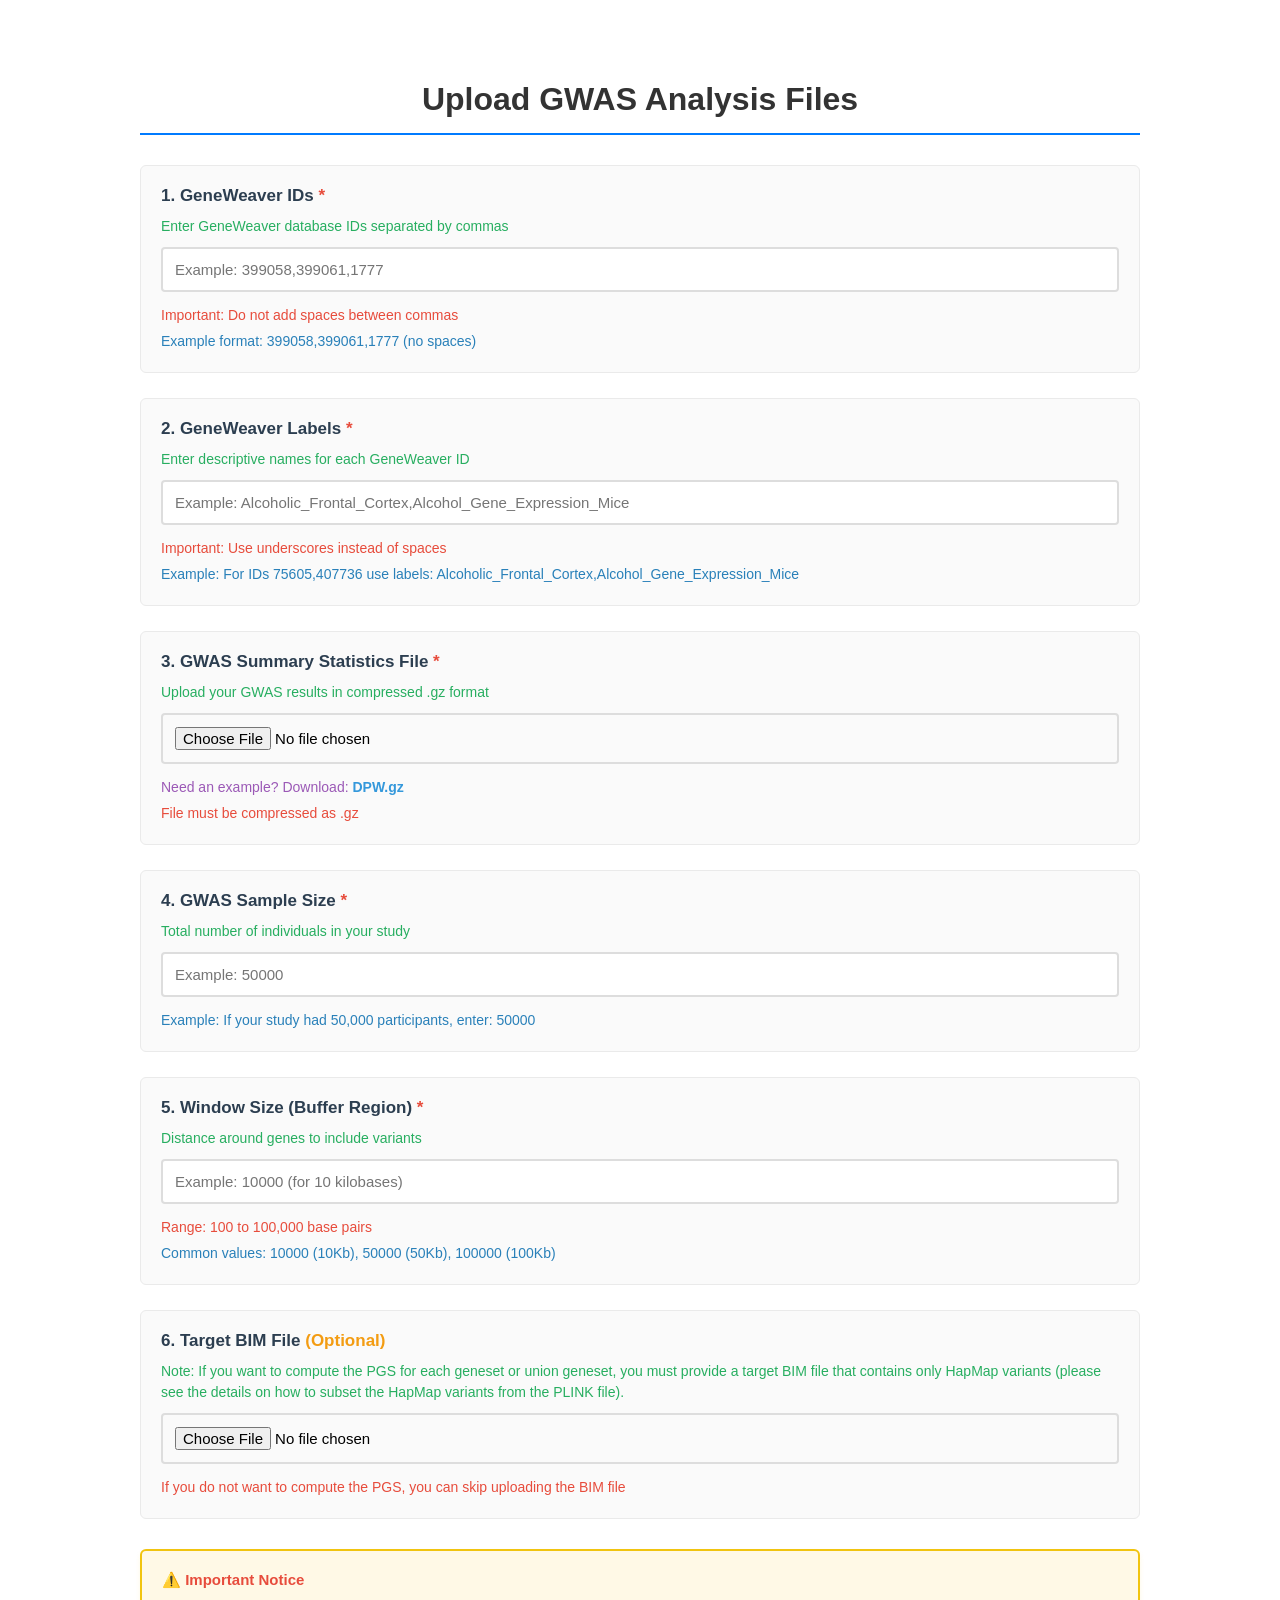
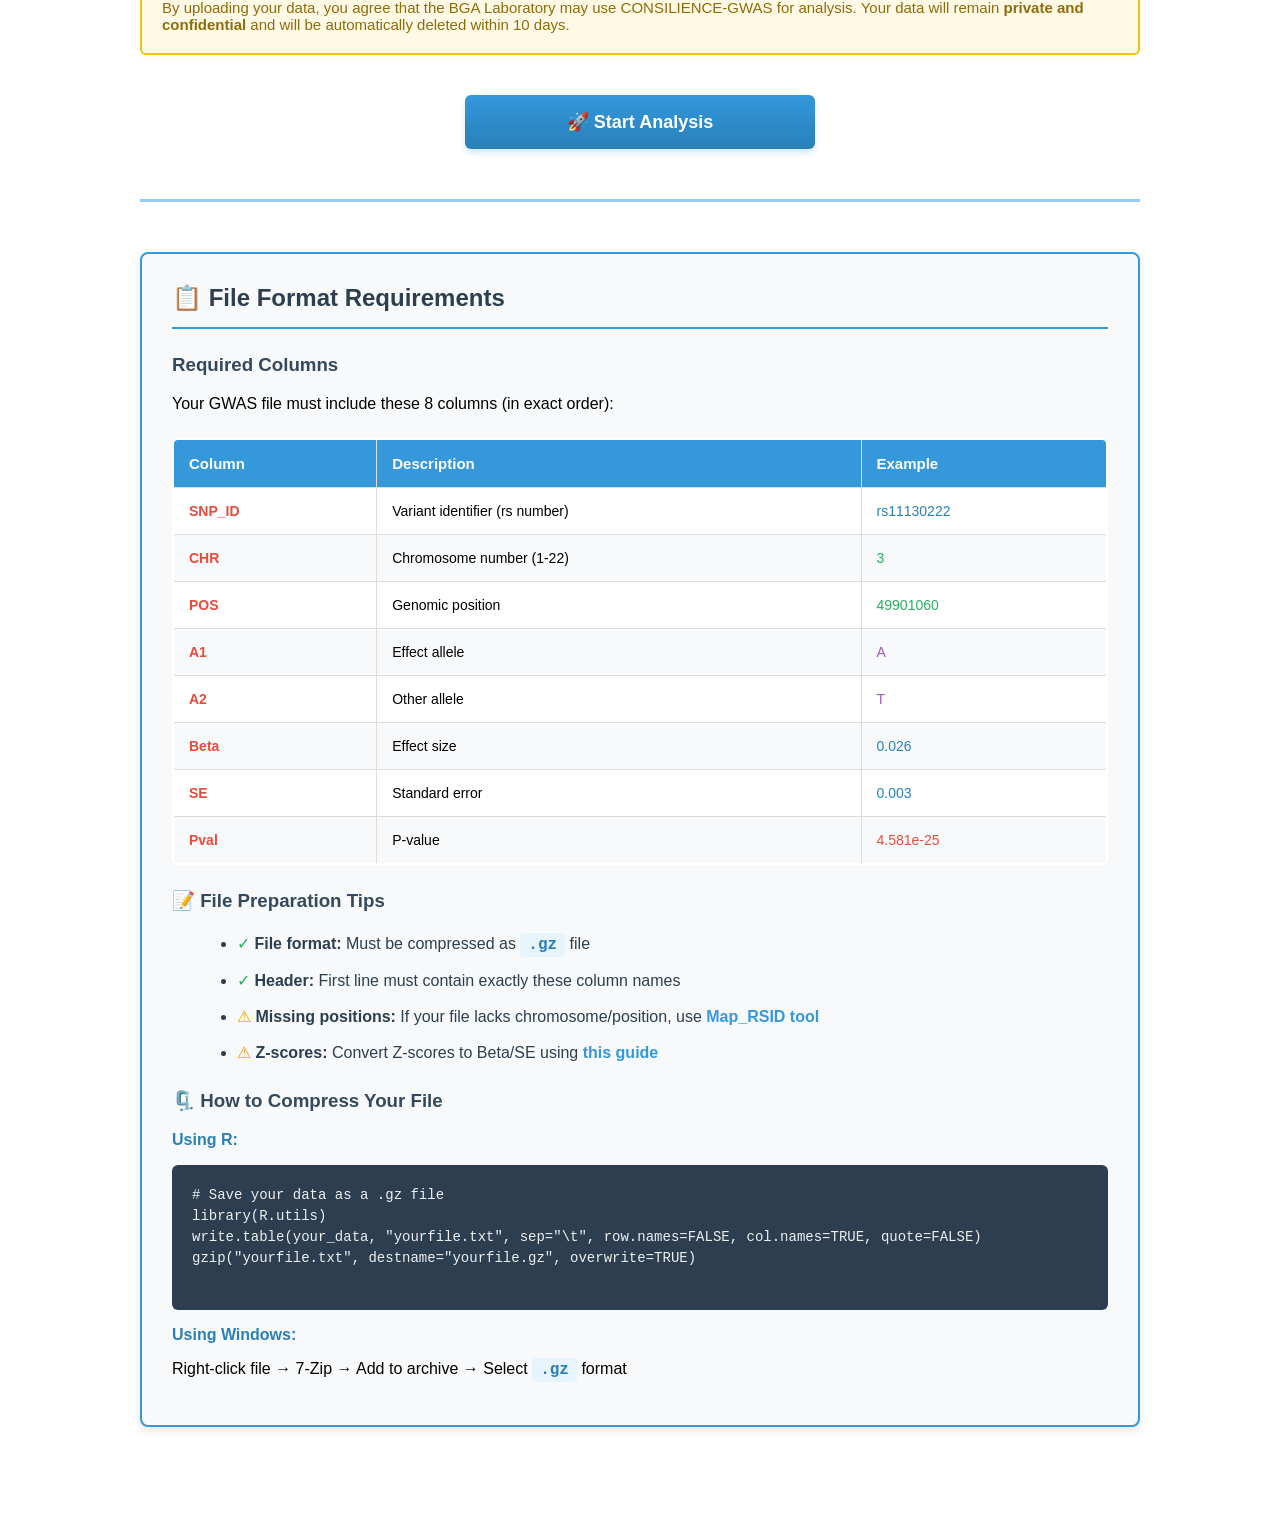
<file: web/Geneweaver_upload.html>
<!DOCTYPE html>
<html lang="en">
<head>
    <meta charset="UTF-8">
    <meta name="viewport" content="width=device-width, initial-scale=1.0">
    <title>Upload Files - Consilience</title>
    <style>
        body { 
            font-family: Arial, sans-serif; 
            max-width: 1000px; 
            margin: 40px auto; 
            padding: 20px;
            background-color: white;
        }
        h1 {
            text-align: center;
            color: #333;
            margin-bottom: 30px;
            border-bottom: 2px solid #007bff;
            padding-bottom: 15px;
        }
        .form-group { 
            margin-bottom: 25px; 
            padding: 20px;
            border: 1px solid #eaeaea;
            border-radius: 6px;
            background: #fafafa;
        }
        label { 
            display: block; 
            margin-bottom: 10px; 
            font-weight: bold; 
            color: #2c3e50;
            font-size: 17px;
        }
        .label-help {
            font-size: 14px;
            margin-top: 5px;
            line-height: 1.5;
        }
        .label-example {
            color: #2980b9;  /* Blue for examples */
            font-weight: 500;
        }
        .label-important {
            color: #e74c3c;  /* Red for warnings/important notes */
            font-weight: 500;
        }
        .label-tip {
            color: #27ae60;  /* Green for tips/instructions */
        }
        .label-link {
            color: #9b59b6;  /* Purple for links */
            font-weight: 500;
        }
        input[type="text"], input[type="file"] { 
            width: 100%; 
            padding: 12px; 
            border: 2px solid #ddd;
            border-radius: 4px;
            box-sizing: border-box;
            font-size: 15px;
            margin-top: 10px;
            margin-bottom: 8px;
        }
        input[type="text"]:focus, input[type="file"]:focus {
            border-color: #3498db;
            outline: none;
            box-shadow: 0 0 0 3px rgba(52,152,219,0.2);
        }
        button { 
            background: linear-gradient(to bottom, #3498db, #2980b9); 
            color: white; 
            padding: 16px 45px; 
            border: none; 
            border-radius: 6px; 
            cursor: pointer;
            font-size: 18px;
            font-weight: bold;
            display: block;
            margin: 40px auto;
            width: 100%;
            max-width: 350px;
            transition: all 0.3s;
            box-shadow: 0 4px 6px rgba(52,152,219,0.2);
        }
        button:hover {
            background: linear-gradient(to bottom, #2980b9, #1c6ea4);
            transform: translateY(-2px);
            box-shadow: 0 6px 8px rgba(52,152,219,0.3);
        }
        .message { 
            padding: 20px; 
            margin: 25px 0; 
            border-radius: 6px; 
            border-left: 5px solid;
        }
		.success {
			background: #d4edda;
			border: 1px solid #c3e6cb;
		}

		.message.success code {
			background: rgba(39, 174, 96, 0.15);
			padding: 2px 6px;
			border-radius: 4px;
		}
        .loading { 
            background: #e8f4fc; 
            border-left-color: #3498db;
            color: #0c5460;
        }
        .error { 
            background: #fdeded; 
            border-left-color: #e74c3c;
            color: #721c24;
        }
        .disclaimer {
            background: #fff9e6;
            border: 2px solid #f1c40f;
            padding: 20px;
            border-radius: 6px;
            margin: 30px 0;
            font-size: 15px;
            color: #8e6c0a;
            box-shadow: 0 3px 5px rgba(241,196,15,0.1);
        }
        .info {
            background: #f8f9fa;
            padding: 30px;
            margin: 50px 0 30px 0;
            border-radius: 8px;
            border: 2px solid #3498db;
            box-shadow: 0 4px 8px rgba(0,0,0,0.1);
        }
        .info h2 {
            color: #2c3e50;
            margin-top: 0;
            padding-bottom: 15px;
            border-bottom: 2px solid #3498db;
        }
        .info h3 {
            color: #34495e;
            margin-top: 25px;
        }
        .info h4 {
            color: #2c3e50;
            margin-top: 20px;
            padding-left: 10px;
            border-left: 4px solid #3498db;
        }
        .info ul {
            margin-left: 25px;
            margin-bottom: 20px;
        }
        .info li {
            margin-bottom: 10px;
            line-height: 1.6;
            color: #2c3e50;
        }
        .info code {
            background-color: #e8f4fc;
            padding: 3px 8px;
            border-radius: 4px;
            font-family: 'Courier New', monospace;
            color: #2980b9;
            font-weight: bold;
        }
        .info pre {
            background-color: #2c3e50;
            color: #ecf0f1;
            padding: 20px;
            border: none;
            border-radius: 6px;
            overflow-x: auto;
            font-family: 'Courier New', monospace;
            font-size: 14px;
            margin: 15px 0;
            line-height: 1.5;
        }
        table {
            width: 100%;
            font-size: 14px;
            text-align: left;
            background-color: white;
            border-collapse: collapse;
            margin: 25px 0;
            border: 2px solid #3498db;
            border-radius: 6px;
            overflow: hidden;
        }
        th, td {
            padding: 15px;
            border: 1px solid #ddd;
        }
        th {
            background-color: #3498db;
            color: white;
            font-weight: bold;
            font-size: 15px;
        }
        tr:nth-child(even) {
            background-color: #f8f9fa;
        }
        tr:hover {
            background-color: #e8f4fc;
        }
        a {
            color: #3498db;
            text-decoration: none;
            font-weight: bold;
        }
        a:hover {
            text-decoration: underline;
            color: #2980b9;
        }
        .section-divider {
            border-top: 3px solid #3498db;
            margin: 50px 0;
            opacity: 0.5;
        }
        .required {
            color: #e74c3c;
        }
        .optional {
            color: #f39c12;
        }
    </style>
</head>
<body>
    <h1>Upload GWAS Analysis Files</h1>
    
    <form id="uploadForm" onsubmit="return submitForm();">
        <!-- GeneWeaver IDs -->
        <div class="form-group">
            <label for="geneweaver">1. GeneWeaver IDs <span class="required">*</span></label>
            <div class="label-help label-tip">Enter GeneWeaver database IDs separated by commas</div>
            <input type="text" id="geneweaver" name="geneweaver" placeholder="Example: 399058,399061,1777" required>
            <div class="label-help label-important">Important: Do not add spaces between commas</div>
            <div class="label-help label-example">Example format: 399058,399061,1777 (no spaces)</div>
        </div>
        
        <!-- GeneWeaver Labels -->
        <div class="form-group">
            <label for="geneweaver_label">2. GeneWeaver Labels <span class="required">*</span></label>
            <div class="label-help label-tip">Enter descriptive names for each GeneWeaver ID</div>
            <input type="text" id="geneweaver_label" name="geneweaver_label" placeholder="Example: Alcoholic_Frontal_Cortex,Alcohol_Gene_Expression_Mice" required>
            <div class="label-help label-important">Important: Use underscores instead of spaces</div>
            <div class="label-help label-example">Example: For IDs 75605,407736 use labels: Alcoholic_Frontal_Cortex,Alcohol_Gene_Expression_Mice</div>
        </div>
        
        <!-- GWAS Summary Statistics -->
        <div class="form-group">
            <label for="sumstat_right">3. GWAS Summary Statistics File <span class="required">*</span></label>
            <div class="label-help label-tip">Upload your GWAS results in compressed .gz format</div>
            <input type="file" id="sumstat_right" name="sumstat_right" required>
            <div class="label-help label-link">
                Need an example? Download: <a href="api/download_sumstat.php?file=DPW.gz">DPW.gz</a>
            </div>
            <div class="label-help label-important">File must be compressed as .gz</div>
        </div>
        
        <!-- GWAS Sample Size -->
        <div class="form-group">
            <label for="GWAS_N">4. GWAS Sample Size <span class="required">*</span></label>
            <div class="label-help label-tip">Total number of individuals in your study</div>
            <input type="text" id="GWAS_N" name="GWAS_N" placeholder="Example: 50000" required>
            <div class="label-help label-example">Example: If your study had 50,000 participants, enter: 50000</div>
        </div>
        
        <!-- Window Size -->
        <div class="form-group">
            <label for="window_size">5. Window Size (Buffer Region) <span class="required">*</span></label>
            <div class="label-help label-tip">Distance around genes to include variants</div>
            <input type="text" id="window_size" name="window_size" placeholder="Example: 10000 (for 10 kilobases)" required>
            <div class="label-help label-important">Range: 100 to 100,000 base pairs</div>
            <div class="label-help label-example">Common values: 10000 (10Kb), 50000 (50Kb), 100000 (100Kb)</div>
        </div>
        
        <!-- Target BIM File -->
        <div class="form-group">
            <label for="target_bim">6. Target BIM File <span class="optional">(Optional)</span></label>
            <div class="label-help label-tip">Note: If you want to compute the PGS for each geneset or union geneset, you must provide a target BIM file that contains only HapMap variants (please see the details on how to subset the HapMap variants from the PLINK file).</div>
            <input type="file" id="target_bim" name="target_bim">
            <div class="label-help label-important">If you do not want to compute the PGS, you can skip uploading the BIM file</div>
<!--             <div class="label-help label-tip">Can be skipped if you only need enrichment analysis</div> -->
        </div>
        
        <!-- Disclaimer -->
        <div class="disclaimer">
            <div style="color: #e74c3c; font-weight: bold; margin-bottom: 10px;">⚠️ Important Notice</div>
            <div style="color: #8e6c0a;">
                By uploading your data, you agree that the BGA Laboratory may use CONSILIENCE-GWAS for analysis. 
                Your data will remain <strong>private and confidential</strong> and will be automatically deleted within 10 days.
            </div>
        </div>
        
        <button type="submit">🚀 Start Analysis</button>
    </form>
    
    <!-- Response Container -->
    <div id="responseContainer"></div>

    <div class="section-divider"></div>

    <div class="info">
        <h2>📋 File Format Requirements</h2>
        
        <h3>Required Columns</h3>
        <p>Your GWAS file must include these 8 columns (in exact order):</p>
        <table>
            <thead>
                <tr>
                    <th>Column</th>
                    <th>Description</th>
                    <th>Example</th>
                </tr>
            </thead>
            <tbody>
                <tr>
                    <td><strong style="color: #e74c3c;">SNP_ID</strong></td>
                    <td>Variant identifier (rs number)</td>
                    <td><span style="color: #2980b9;">rs11130222</span></td>
                </tr>
                <tr>
                    <td><strong style="color: #e74c3c;">CHR</strong></td>
                    <td>Chromosome number (1-22)</td>
                    <td><span style="color: #27ae60;">3</span></td>
                </tr>
                <tr>
                    <td><strong style="color: #e74c3c;">POS</strong></td>
                    <td>Genomic position</td>
                    <td><span style="color: #27ae60;">49901060</span></td>
                </tr>
                <tr>
                    <td><strong style="color: #e74c3c;">A1</strong></td>
                    <td>Effect allele</td>
                    <td><span style="color: #9b59b6;">A</span></td>
                </tr>
                <tr>
                    <td><strong style="color: #e74c3c;">A2</strong></td>
                    <td>Other allele</td>
                    <td><span style="color: #9b59b6;">T</span></td>
                </tr>
                <tr>
                    <td><strong style="color: #e74c3c;">Beta</strong></td>
                    <td>Effect size</td>
                    <td><span style="color: #2980b9;">0.026</span></td>
                </tr>
                <tr>
                    <td><strong style="color: #e74c3c;">SE</strong></td>
                    <td>Standard error</td>
                    <td><span style="color: #2980b9;">0.003</span></td>
                </tr>
                <tr>
                    <td><strong style="color: #e74c3c;">Pval</strong></td>
                    <td>P-value</td>
                    <td><span style="color: #e74c3c;">4.581e-25</span></td>
                </tr>
            </tbody>
        </table>

        <h3>📝 File Preparation Tips</h3>
        <ul>
            <li><span style="color: #27ae60;">✓</span> <strong>File format:</strong> Must be compressed as <code>.gz</code> file</li>
            <li><span style="color: #27ae60;">✓</span> <strong>Header:</strong> First line must contain exactly these column names</li>
            <li><span style="color: #f39c12;">⚠</span> <strong>Missing positions:</strong> If your file lacks chromosome/position, use <a href="https://github.com/rameez500/Map_RSID/tree/main">Map_RSID tool</a></li>
            <li><span style="color: #f39c12;">⚠</span> <strong>Z-scores:</strong> Convert Z-scores to Beta/SE using <a href="https://cnsgenomics.com/data/teaching/GNGWS24/module1/6_summaryStats.pdf">this guide</a></li>
        </ul>

        <h3>🗜️ How to Compress Your File</h3>
        <p><strong style="color: #2980b9;">Using R:</strong></p>
        <pre>
# Save your data as a .gz file
library(R.utils)
write.table(your_data, "yourfile.txt", sep="\t", row.names=FALSE, col.names=TRUE, quote=FALSE)
gzip("yourfile.txt", destname="yourfile.gz", overwrite=TRUE)
        </pre>
        <p><strong style="color: #2980b9;">Using Windows:</strong></p>
        <p>Right-click file → 7-Zip → Add to archive → Select <code>.gz</code> format</p>
    </div>

    <!-- Include external JavaScript -->
    <script src="assets/js/Geneweaver_upload.js"></script>
</body>
</html>
</file>
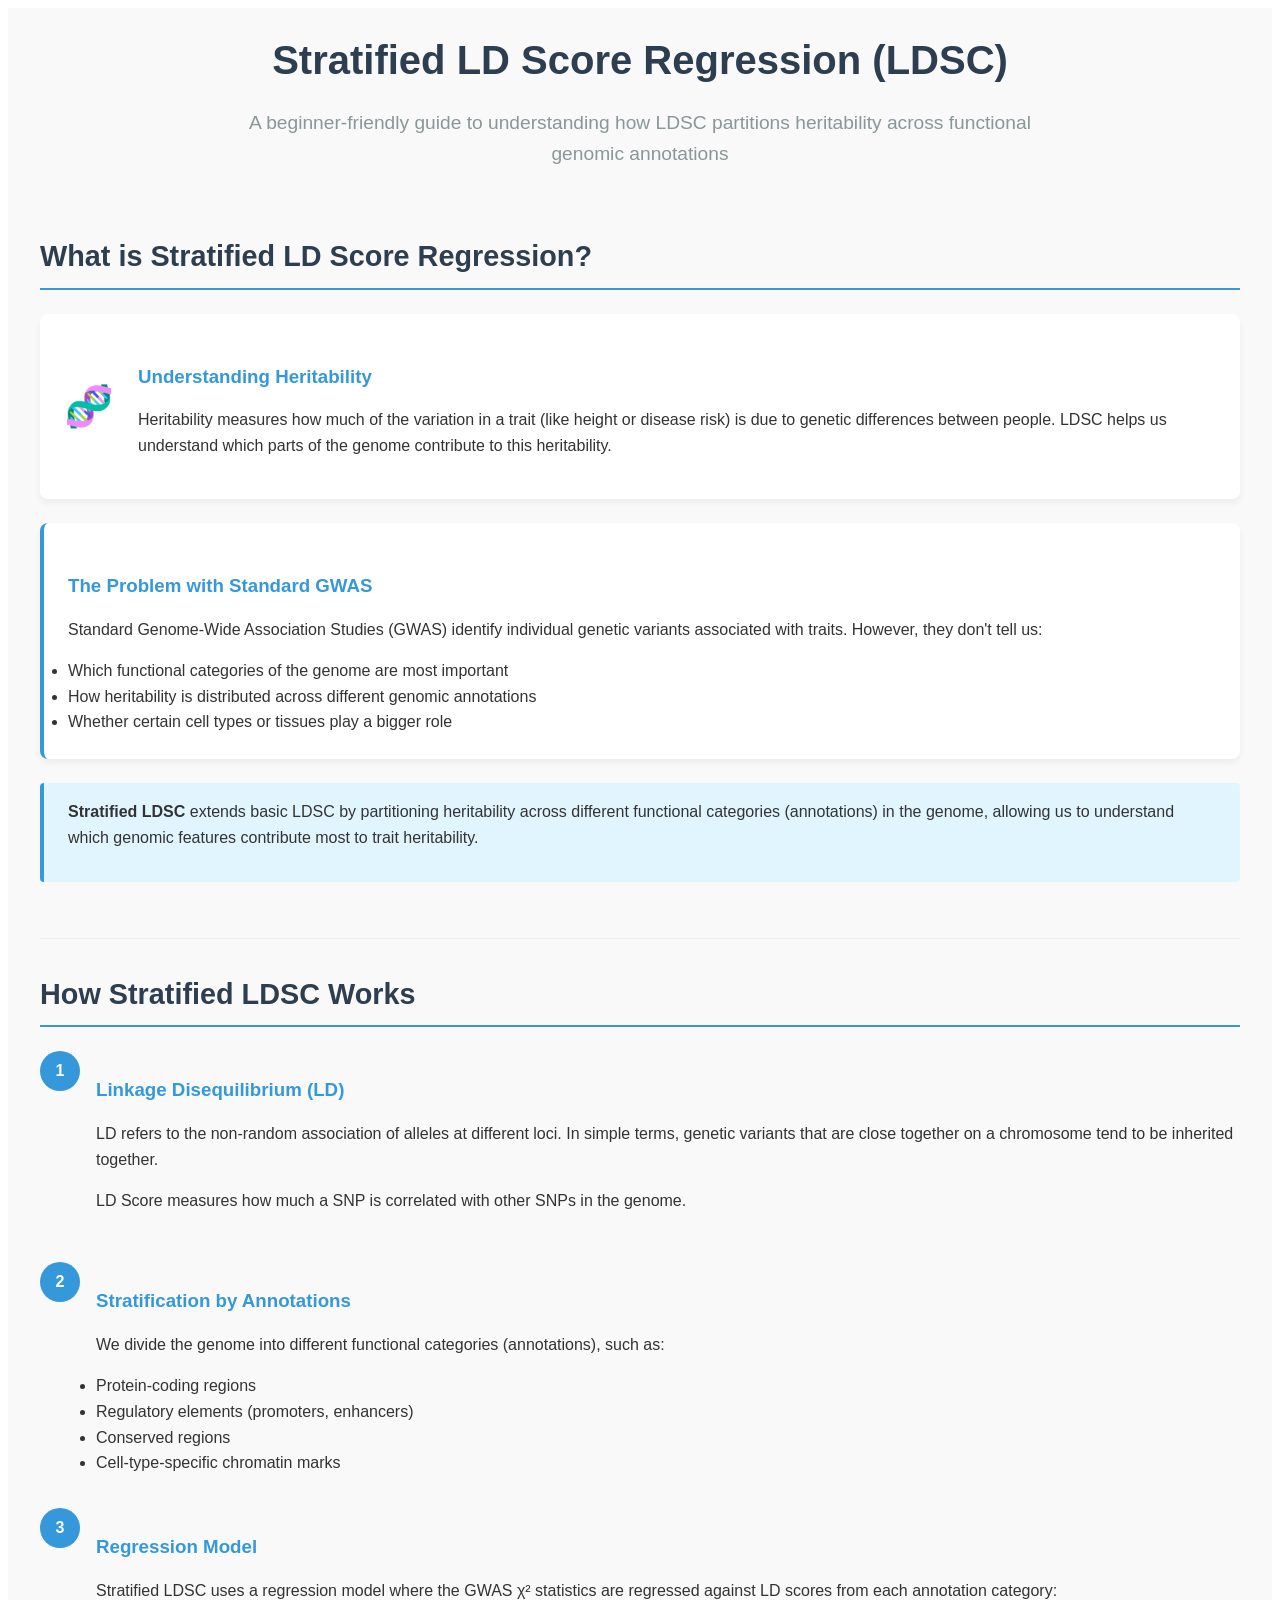
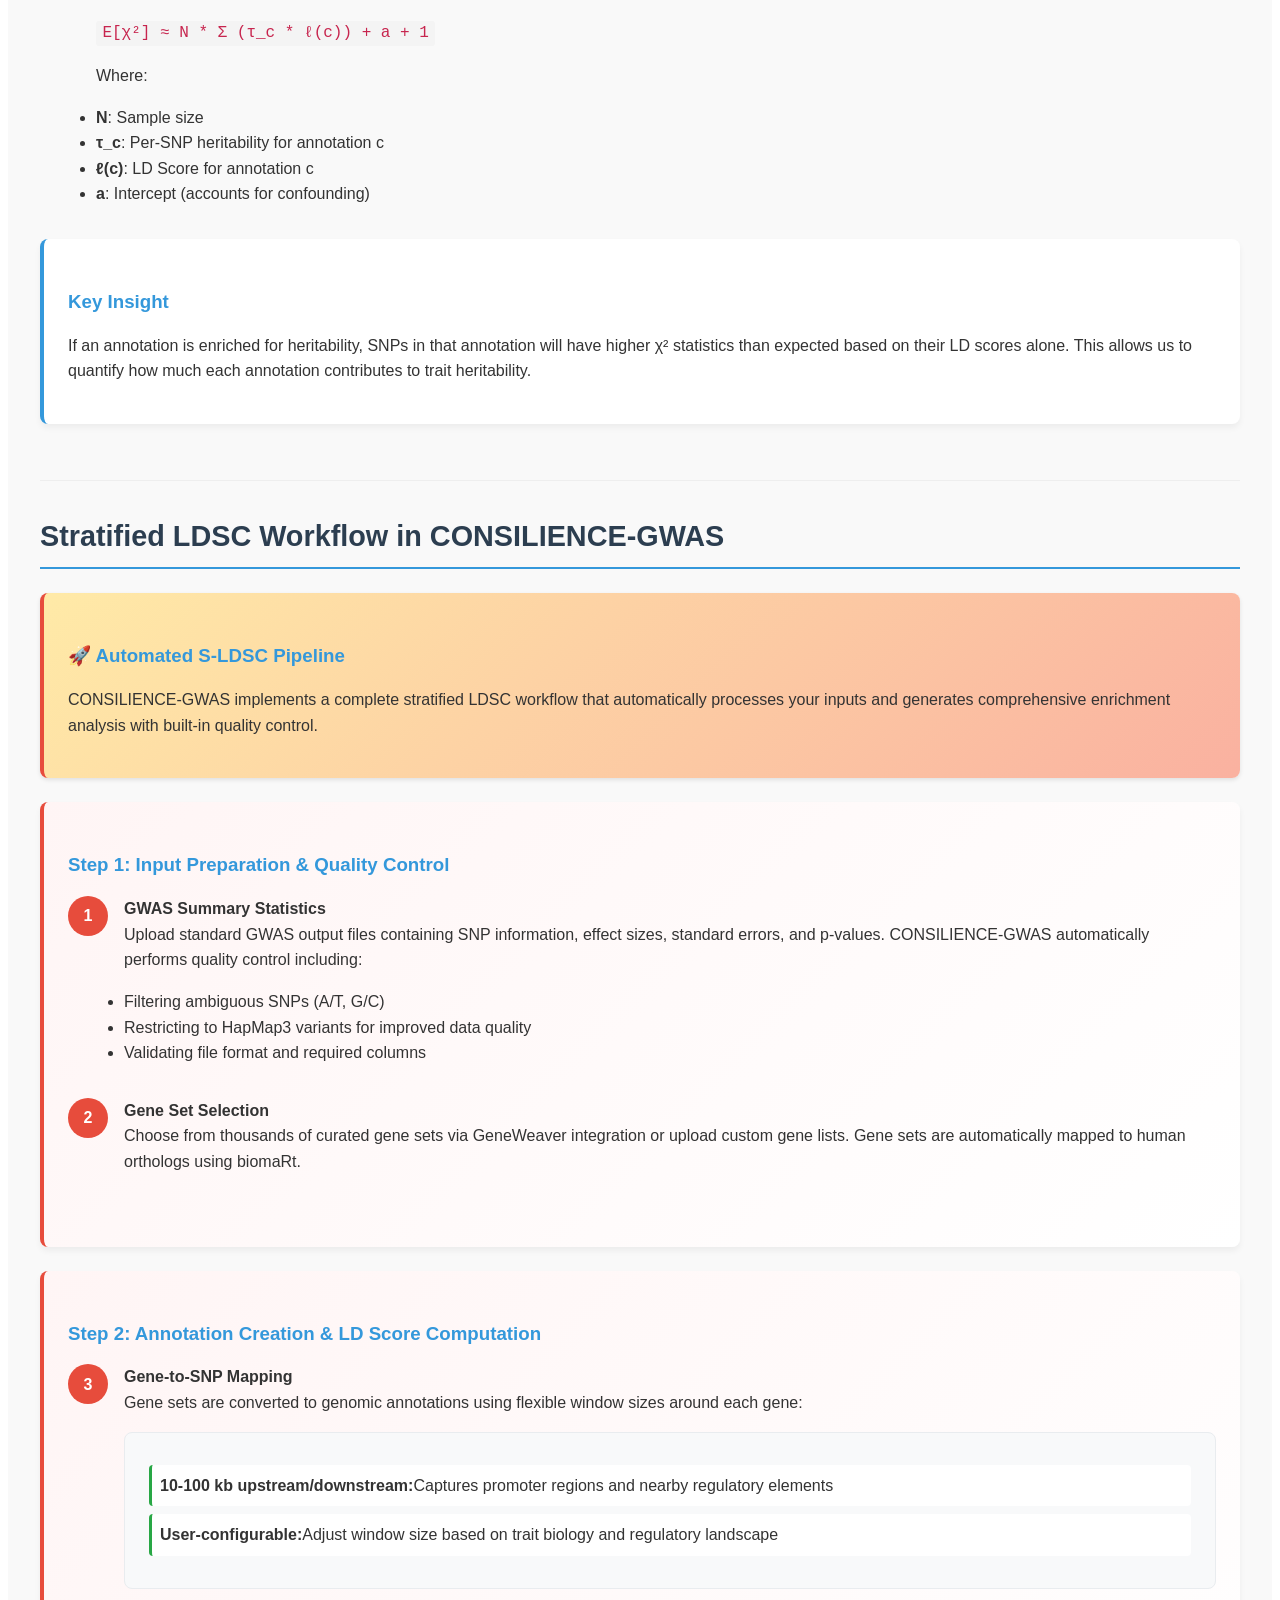
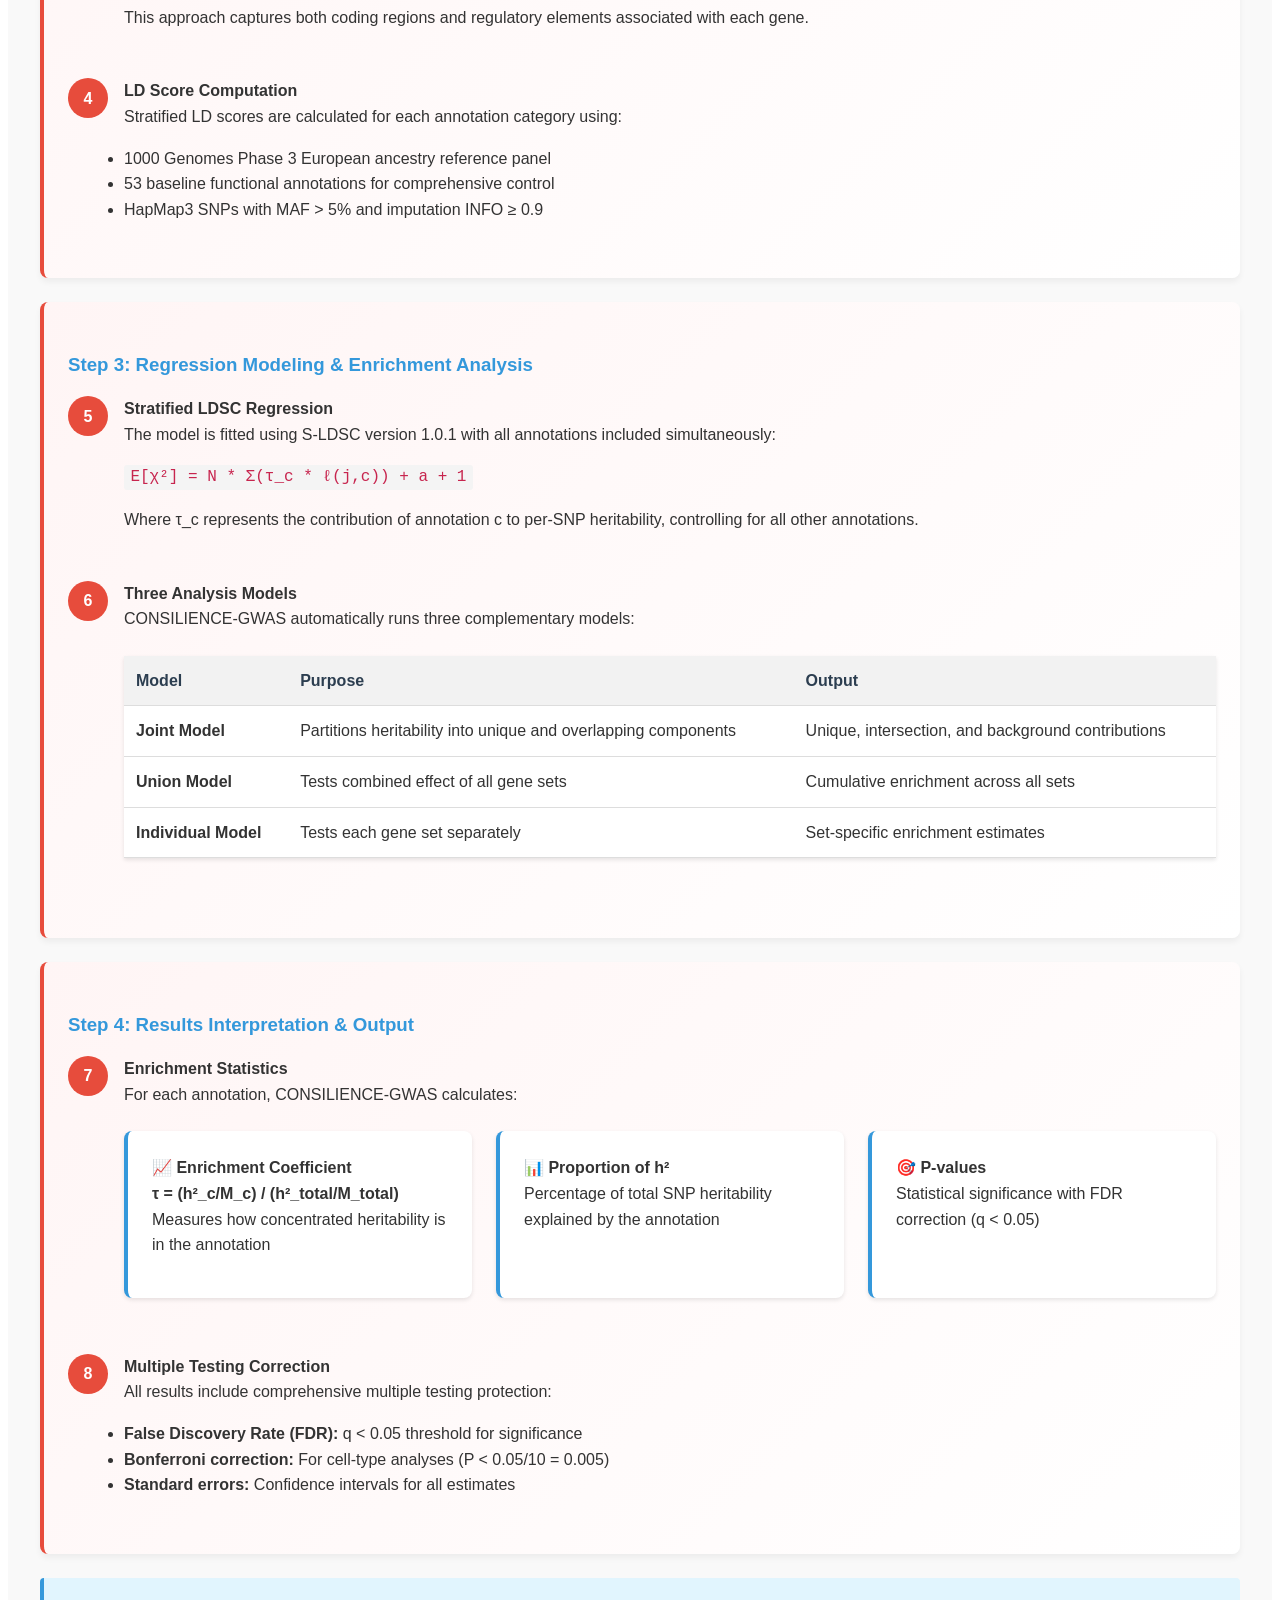
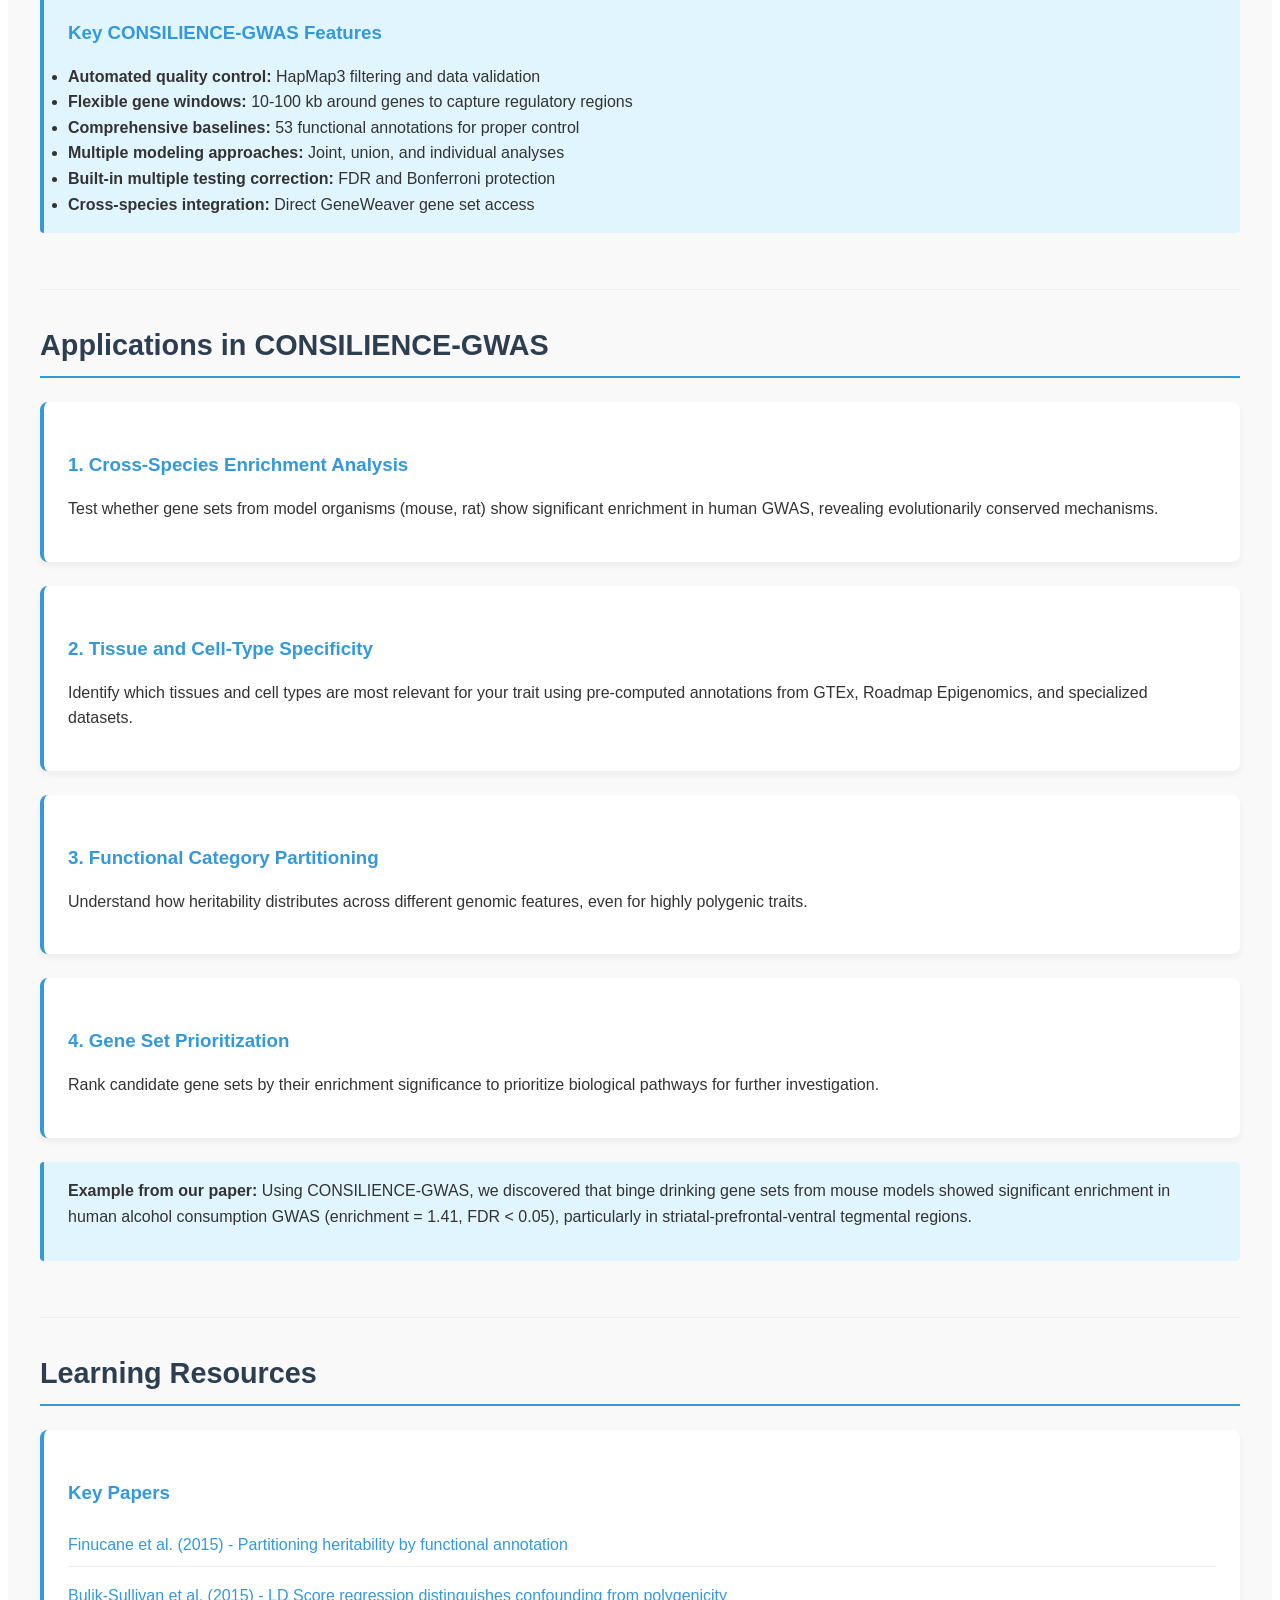
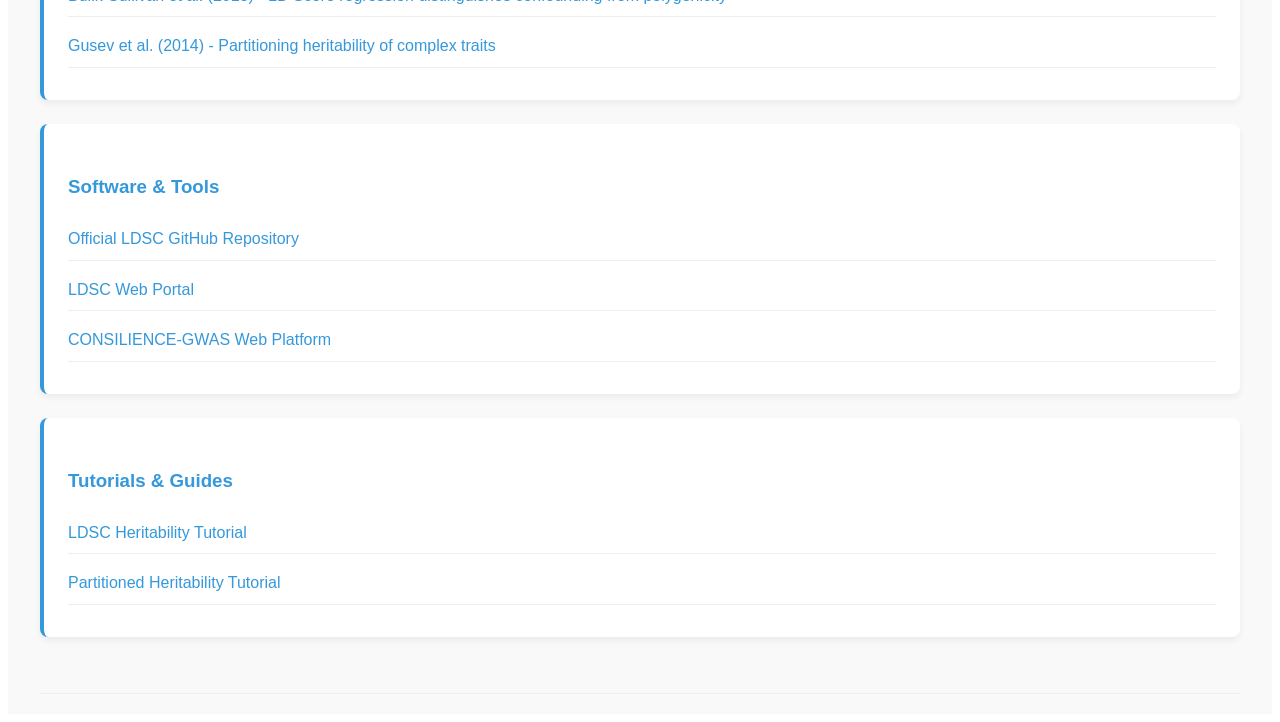
<file: web/tabs/LDSC_tutorial_V2.html>
<!DOCTYPE html>
<html lang="en">
<head>
    <meta charset="UTF-8">
    <meta name="viewport" content="width=device-width, initial-scale=1.0">
    <title>Stratified LDSC Tutorial</title>
    <style>
        /* Scoped styles to prevent conflicts */
        #ldsc-content * {
            margin: 0;
            padding: 0;
            box-sizing: border-box;
            font-family: 'Segoe UI', Tahoma, Geneva, Verdana, sans-serif;
        }
        
        #ldsc-content {
            background-color: #f9f9f9;
            color: #333;
            line-height: 1.6;
            padding: 20px;
        }
        
        #ldsc-content .container {
            max-width: 1200px;
            margin: 0 auto;
        }
        
        #ldsc-content h1 {
            color: #2c3e50;
            font-size: 2.5rem;
            margin-bottom: 1rem;
            text-align: center;
        }
        
        #ldsc-content .subtitle {
            font-size: 1.2rem;
            opacity: 0.9;
            max-width: 800px;
            margin: 0 auto 2rem;
            text-align: center;
            color: #7f8c8d;
        }
        
        #ldsc-content section {
            padding: 2rem 0;
            border-bottom: 1px solid #eee;
        }
        
        #ldsc-content h2 {
            color: #2c3e50;
            margin-bottom: 1.5rem;
            font-size: 1.8rem;
            border-bottom: 2px solid #3498db;
            padding-bottom: 0.5rem;
        }
        
        #ldsc-content h3 {
            color: #3498db;
            margin: 1.5rem 0 1rem;
        }
        
        #ldsc-content p {
            margin-bottom: 1rem;
        }
        
        #ldsc-content .card {
            background: white;
            border-radius: 8px;
            box-shadow: 0 4px 6px rgba(0,0,0,0.05);
            padding: 1.5rem;
            margin-bottom: 1.5rem;
            border-left: 4px solid #3498db;
        }

        #ldsc-content .consilience-card {
            background: white;
            border-radius: 8px;
            box-shadow: 0 4px 6px rgba(0,0,0,0.05);
            padding: 1.5rem;
            margin-bottom: 1.5rem;
            border-left: 4px solid #e74c3c;
            background: linear-gradient(135deg, #fff5f5, #ffffff);
        }
        
        #ldsc-content .highlight {
            background-color: #e1f5fe;
            border-left: 4px solid #3498db;
            padding: 1rem 1.5rem;
            margin: 1.5rem 0;
            border-radius: 4px;
        }

        #ldsc-content .consilience-highlight {
            background: linear-gradient(135deg, #ffeaa7, #fab1a0);
            border-left: 4px solid #e74c3c;
            padding: 1.5rem;
            margin: 1.5rem 0;
            border-radius: 8px;
            box-shadow: 0 2px 4px rgba(0,0,0,0.1);
        }
        
        #ldsc-content .concept-box {
            display: flex;
            align-items: center;
            margin: 1.5rem 0;
            padding: 1.5rem;
            background: white;
            border-radius: 8px;
            box-shadow: 0 4px 6px rgba(0,0,0,0.05);
        }
        
        #ldsc-content .concept-icon {
            font-size: 2.5rem;
            margin-right: 1.5rem;
            color: #3498db;
        }

        #ldsc-content .consilience-icon {
            font-size: 2.5rem;
            margin-right: 1.5rem;
            color: #e74c3c;
        }
        
        #ldsc-content .concept-content {
            flex: 1;
        }
        
        #ldsc-content .step {
            display: flex;
            margin-bottom: 2rem;
            align-items: flex-start;
        }
        
        #ldsc-content .step-number {
            background-color: #3498db;
            color: white;
            width: 40px;
            height: 40px;
            border-radius: 50%;
            display: flex;
            align-items: center;
            justify-content: center;
            margin-right: 1rem;
            flex-shrink: 0;
            font-weight: bold;
        }

        #ldsc-content .consilience-step-number {
            background-color: #e74c3c;
            color: white;
            width: 40px;
            height: 40px;
            border-radius: 50%;
            display: flex;
            align-items: center;
            justify-content: center;
            margin-right: 1rem;
            flex-shrink: 0;
            font-weight: bold;
        }
        
        #ldsc-content .step-content {
            flex: 1;
        }
        
        #ldsc-content table {
            width: 100%;
            border-collapse: collapse;
            margin: 1.5rem 0;
            background: white;
            box-shadow: 0 2px 4px rgba(0,0,0,0.1);
        }
        
        #ldsc-content th, #ldsc-content td {
            padding: 0.75rem;
            text-align: left;
            border-bottom: 1px solid #ddd;
        }
        
        #ldsc-content th {
            background-color: #f2f2f2;
            color: #2c3e50;
            font-weight: 600;
        }
        
        #ldsc-content tr:hover {
            background-color: #f9f9f9;
        }
        
        #ldsc-content .resources-list {
            list-style-type: none;
        }
        
        #ldsc-content .resources-list li {
            margin-bottom: 0.5rem;
            padding: 0.5rem 0;
            border-bottom: 1px solid #eee;
        }
        
        #ldsc-content .resources-list a {
            color: #3498db;
            text-decoration: none;
        }
        
        #ldsc-content .resources-list a:hover {
            text-decoration: underline;
        }
        
        #ldsc-content code {
            background: #f4f4f4;
            padding: 0.2rem 0.4rem;
            border-radius: 3px;
            font-family: 'Courier New', monospace;
            color: #c7254e;
        }

        #ldsc-content .feature-grid {
            display: grid;
            grid-template-columns: repeat(auto-fit, minmax(300px, 1fr));
            gap: 1.5rem;
            margin: 1.5rem 0;
        }

        #ldsc-content .feature-item {
            background: white;
            padding: 1.5rem;
            border-radius: 8px;
            box-shadow: 0 2px 4px rgba(0,0,0,0.1);
            border-left: 4px solid #3498db;
        }

        #ldsc-content .window-options {
            background: #f8f9fa;
            border: 1px solid #e9ecef;
            border-radius: 8px;
            padding: 1.5rem;
            margin: 1rem 0;
        }

        #ldsc-content .window-option {
            display: flex;
            align-items: center;
            margin: 0.5rem 0;
            padding: 0.5rem;
            background: white;
            border-radius: 4px;
            border-left: 3px solid #28a745;
        }

        @media (max-width: 768px) {
            #ldsc-content .concept-box {
                flex-direction: column;
                text-align: center;
            }
            
            #ldsc-content .concept-icon {
                margin-right: 0;
                margin-bottom: 1rem;
            }

            #ldsc-content .feature-grid {
                grid-template-columns: 1fr;
            }
        }
    </style>
</head>
<body>
    <div id="ldsc-content">
        <div class="container">
            <h1>Stratified LD Score Regression (LDSC)</h1>
            <p class="subtitle">A beginner-friendly guide to understanding how LDSC partitions heritability across functional genomic annotations</p>
            
            <section id="what-is">
                <h2>What is Stratified LD Score Regression?</h2>
                
                <div class="concept-box">
                    <div class="concept-icon">🧬</div>
                    <div class="concept-content">
                        <h3>Understanding Heritability</h3>
                        <p>Heritability measures how much of the variation in a trait (like height or disease risk) is due to genetic differences between people. LDSC helps us understand which parts of the genome contribute to this heritability.</p>
                    </div>
                </div>
                
                <div class="card">
                    <h3>The Problem with Standard GWAS</h3>
                    <p>Standard Genome-Wide Association Studies (GWAS) identify individual genetic variants associated with traits. However, they don't tell us:</p>
                    <ul>
                        <li>Which functional categories of the genome are most important</li>
                        <li>How heritability is distributed across different genomic annotations</li>
                        <li>Whether certain cell types or tissues play a bigger role</li>
                    </ul>
                </div>
                
                <div class="highlight">
                    <p><strong>Stratified LDSC</strong> extends basic LDSC by partitioning heritability across different functional categories (annotations) in the genome, allowing us to understand which genomic features contribute most to trait heritability.</p>
                </div>
            </section>
            
            <section id="how-works">
                <h2>How Stratified LDSC Works</h2>
                
                <div class="step">
                    <div class="step-number">1</div>
                    <div class="step-content">
                        <h3>Linkage Disequilibrium (LD)</h3>
                        <p>LD refers to the non-random association of alleles at different loci. In simple terms, genetic variants that are close together on a chromosome tend to be inherited together.</p>
                        <p>LD Score measures how much a SNP is correlated with other SNPs in the genome.</p>
                    </div>
                </div>
                
                <div class="step">
                    <div class="step-number">2</div>
                    <div class="step-content">
                        <h3>Stratification by Annotations</h3>
                        <p>We divide the genome into different functional categories (annotations), such as:</p>
                        <ul>
                            <li>Protein-coding regions</li>
                            <li>Regulatory elements (promoters, enhancers)</li>
                            <li>Conserved regions</li>
                            <li>Cell-type-specific chromatin marks</li>
                        </ul>
                    </div>
                </div>
                
                <div class="step">
                    <div class="step-number">3</div>
                    <div class="step-content">
                        <h3>Regression Model</h3>
                        <p>Stratified LDSC uses a regression model where the GWAS χ² statistics are regressed against LD scores from each annotation category:</p>
                        <p><code>E[χ²] ≈ N * Σ (τ_c * ℓ(c)) + a + 1</code></p>
                        <p>Where:</p>
                        <ul>
                            <li><strong>N</strong>: Sample size</li>
                            <li><strong>τ_c</strong>: Per-SNP heritability for annotation c</li>
                            <li><strong>ℓ(c)</strong>: LD Score for annotation c</li>
                            <li><strong>a</strong>: Intercept (accounts for confounding)</li>
                        </ul>
                    </div>
                </div>
                
                <div class="card">
                    <h3>Key Insight</h3>
                    <p>If an annotation is enriched for heritability, SNPs in that annotation will have higher χ² statistics than expected based on their LD scores alone. This allows us to quantify how much each annotation contributes to trait heritability.</p>
                </div>
            </section>

            <section id="consilience-workflow">
                <h2>Stratified LDSC Workflow in CONSILIENCE-GWAS</h2>
                
                <div class="consilience-highlight">
                    <h3>🚀 Automated S-LDSC Pipeline</h3>
                    <p>CONSILIENCE-GWAS implements a complete stratified LDSC workflow that automatically processes your inputs and generates comprehensive enrichment analysis with built-in quality control.</p>
                </div>

                <div class="consilience-card">
                    <h3>Step 1: Input Preparation & Quality Control</h3>
                    
                    <div class="step">
                        <div class="consilience-step-number">1</div>
                        <div class="step-content">
                            <h4>GWAS Summary Statistics</h4>
                            <p>Upload standard GWAS output files containing SNP information, effect sizes, standard errors, and p-values. CONSILIENCE-GWAS automatically performs quality control including:</p>
                            <ul>
                                <li>Filtering ambiguous SNPs (A/T, G/C)</li>
                                <li>Restricting to HapMap3 variants for improved data quality</li>
                                <li>Validating file format and required columns</li>
                            </ul>
                        </div>
                    </div>
                    
                    <div class="step">
                        <div class="consilience-step-number">2</div>
                        <div class="step-content">
                            <h4>Gene Set Selection</h4>
                            <p>Choose from thousands of curated gene sets via GeneWeaver integration or upload custom gene lists. Gene sets are automatically mapped to human orthologs using biomaRt.</p>
                        </div>
                    </div>
                </div>

                <div class="consilience-card">
                    <h3>Step 2: Annotation Creation & LD Score Computation</h3>
                    
                    <div class="step">
                        <div class="consilience-step-number">3</div>
                        <div class="step-content">
                            <h4>Gene-to-SNP Mapping</h4>
                            <p>Gene sets are converted to genomic annotations using flexible window sizes around each gene:</p>
                            <div class="window-options">
                                <div class="window-option">
                                    <strong>10-100 kb upstream/downstream:</strong> Captures promoter regions and nearby regulatory elements
                                </div>
                                <div class="window-option">
                                    <strong>User-configurable:</strong> Adjust window size based on trait biology and regulatory landscape
                                </div>
                            </div>
                            <p>This approach captures both coding regions and regulatory elements associated with each gene.</p>
                        </div>
                    </div>
                    
                    <div class="step">
                        <div class="consilience-step-number">4</div>
                        <div class="step-content">
                            <h4>LD Score Computation</h4>
                            <p>Stratified LD scores are calculated for each annotation category using:</p>
                            <ul>
                                <li>1000 Genomes Phase 3 European ancestry reference panel</li>
                                <li>53 baseline functional annotations for comprehensive control</li>
                                <li>HapMap3 SNPs with MAF > 5% and imputation INFO ≥ 0.9</li>
                            </ul>
                        </div>
                    </div>
                </div>

                <div class="consilience-card">
                    <h3>Step 3: Regression Modeling & Enrichment Analysis</h3>
                    
                    <div class="step">
                        <div class="consilience-step-number">5</div>
                        <div class="step-content">
                            <h4>Stratified LDSC Regression</h4>
                            <p>The model is fitted using S-LDSC version 1.0.1 with all annotations included simultaneously:</p>
                            <p><code>E[χ²] = N * Σ(τ_c * ℓ(j,c)) + a + 1</code></p>
                            <p>Where τ_c represents the contribution of annotation c to per-SNP heritability, controlling for all other annotations.</p>
                        </div>
                    </div>
                    
                    <div class="step">
                        <div class="consilience-step-number">6</div>
                        <div class="step-content">
                            <h4>Three Analysis Models</h4>
                            <p>CONSILIENCE-GWAS automatically runs three complementary models:</p>
                            <table>
                                <thead>
                                    <tr>
                                        <th>Model</th>
                                        <th>Purpose</th>
                                        <th>Output</th>
                                    </tr>
                                </thead>
                                <tbody>
                                    <tr>
                                        <td><strong>Joint Model</strong></td>
                                        <td>Partitions heritability into unique and overlapping components</td>
                                        <td>Unique, intersection, and background contributions</td>
                                    </tr>
                                    <tr>
                                        <td><strong>Union Model</strong></td>
                                        <td>Tests combined effect of all gene sets</td>
                                        <td>Cumulative enrichment across all sets</td>
                                    </tr>
                                    <tr>
                                        <td><strong>Individual Model</strong></td>
                                        <td>Tests each gene set separately</td>
                                        <td>Set-specific enrichment estimates</td>
                                    </tr>
                                </tbody>
                            </table>
                        </div>
                    </div>
                </div>

                <div class="consilience-card">
                    <h3>Step 4: Results Interpretation & Output</h3>
                    
                    <div class="step">
                        <div class="consilience-step-number">7</div>
                        <div class="step-content">
                            <h4>Enrichment Statistics</h4>
                            <p>For each annotation, CONSILIENCE-GWAS calculates:</p>
                            <div class="feature-grid">
                                <div class="feature-item">
                                    <h4>📈 Enrichment Coefficient</h4>
                                    <p><strong>τ = (h²_c/M_c) / (h²_total/M_total)</strong><br>Measures how concentrated heritability is in the annotation</p>
                                </div>
                                <div class="feature-item">
                                    <h4>📊 Proportion of h²</h4>
                                    <p>Percentage of total SNP heritability explained by the annotation</p>
                                </div>
                                <div class="feature-item">
                                    <h4>🎯 P-values</h4>
                                    <p>Statistical significance with FDR correction (q < 0.05)</p>
                                </div>
                            </div>
                        </div>
                    </div>
                    
                    <div class="step">
                        <div class="consilience-step-number">8</div>
                        <div class="step-content">
                            <h4>Multiple Testing Correction</h4>
                            <p>All results include comprehensive multiple testing protection:</p>
                            <ul>
                                <li><strong>False Discovery Rate (FDR):</strong> q < 0.05 threshold for significance</li>
                                <li><strong>Bonferroni correction:</strong> For cell-type analyses (P < 0.05/10 = 0.005)</li>
                                <li><strong>Standard errors:</strong> Confidence intervals for all estimates</li>
                            </ul>
                        </div>
                    </div>
                </div>

                <div class="highlight">
                    <h3>Key CONSILIENCE-GWAS Features</h3>
                    <ul>
                        <li><strong>Automated quality control:</strong> HapMap3 filtering and data validation</li>
                        <li><strong>Flexible gene windows:</strong> 10-100 kb around genes to capture regulatory regions</li>
                        <li><strong>Comprehensive baselines:</strong> 53 functional annotations for proper control</li>
                        <li><strong>Multiple modeling approaches:</strong> Joint, union, and individual analyses</li>
                        <li><strong>Built-in multiple testing correction:</strong> FDR and Bonferroni protection</li>
                        <li><strong>Cross-species integration:</strong> Direct GeneWeaver gene set access</li>
                    </ul>
                </div>
            </section>
            
            <section id="applications">
                <h2>Applications in CONSILIENCE-GWAS</h2>
                
                <div class="card">
                    <h3>1. Cross-Species Enrichment Analysis</h3>
                    <p>Test whether gene sets from model organisms (mouse, rat) show significant enrichment in human GWAS, revealing evolutionarily conserved mechanisms.</p>
                </div>
                
                <div class="card">
                    <h3>2. Tissue and Cell-Type Specificity</h3>
                    <p>Identify which tissues and cell types are most relevant for your trait using pre-computed annotations from GTEx, Roadmap Epigenomics, and specialized datasets.</p>
                </div>
                
                <div class="card">
                    <h3>3. Functional Category Partitioning</h3>
                    <p>Understand how heritability distributes across different genomic features, even for highly polygenic traits.</p>
                </div>
                
                <div class="card">
                    <h3>4. Gene Set Prioritization</h3>
                    <p>Rank candidate gene sets by their enrichment significance to prioritize biological pathways for further investigation.</p>
                </div>
                
                <div class="highlight">
                    <p><strong>Example from our paper:</strong> Using CONSILIENCE-GWAS, we discovered that binge drinking gene sets from mouse models showed significant enrichment in human alcohol consumption GWAS (enrichment = 1.41, FDR < 0.05), particularly in striatal-prefrontal-ventral tegmental regions.</p>
                </div>
            </section>
            
            <section id="resources">
                <h2>Learning Resources</h2>
                
                <div class="card">
                    <h3>Key Papers</h3>
                    <ul class="resources-list">
                        <li><a href="https://www.nature.com/articles/ng.3404" target="_blank">Finucane et al. (2015) - Partitioning heritability by functional annotation</a></li>
                        <li><a href="https://pubmed.ncbi.nlm.nih.gov/25642630/" target="_blank">Bulik-Sullivan et al. (2015) - LD Score regression distinguishes confounding from polygenicity</a></li>
                        <li><a href="https://pubmed.ncbi.nlm.nih.gov/25439723/" target="_blank">Gusev et al. (2014) - Partitioning heritability of complex traits</a></li>
                    </ul>
                </div>
                
                <div class="card">
                    <h3>Software & Tools</h3>
                    <ul class="resources-list">
                        <li><a href="https://github.com/bulik/ldsc" target="_blank">Official LDSC GitHub Repository</a></li>
                        <li><a href="https://alkesgroup.broadinstitute.org/LDSCORE/" target="_blank">LDSC Web Portal</a></li>
                        <li><a href="https://consilience.bgalab.emory.edu" target="_blank">CONSILIENCE-GWAS Web Platform</a></li>
                    </ul>
                </div>
                
                <div class="card">
                    <h3>Tutorials & Guides</h3>
                    <ul class="resources-list">
                        <li><a href="https://github.com/bulik/ldsc/wiki/Heritability-and-Genetic-Correlation" target="_blank">LDSC Heritability Tutorial</a></li>
                        <li><a href="https://github.com/bulik/ldsc/wiki/Partitioned-Heritability" target="_blank">Partitioned Heritability Tutorial</a></li>
                    </ul>
                </div>
            </section>
        </div>
    </div>
</body>
</html>
</file>
